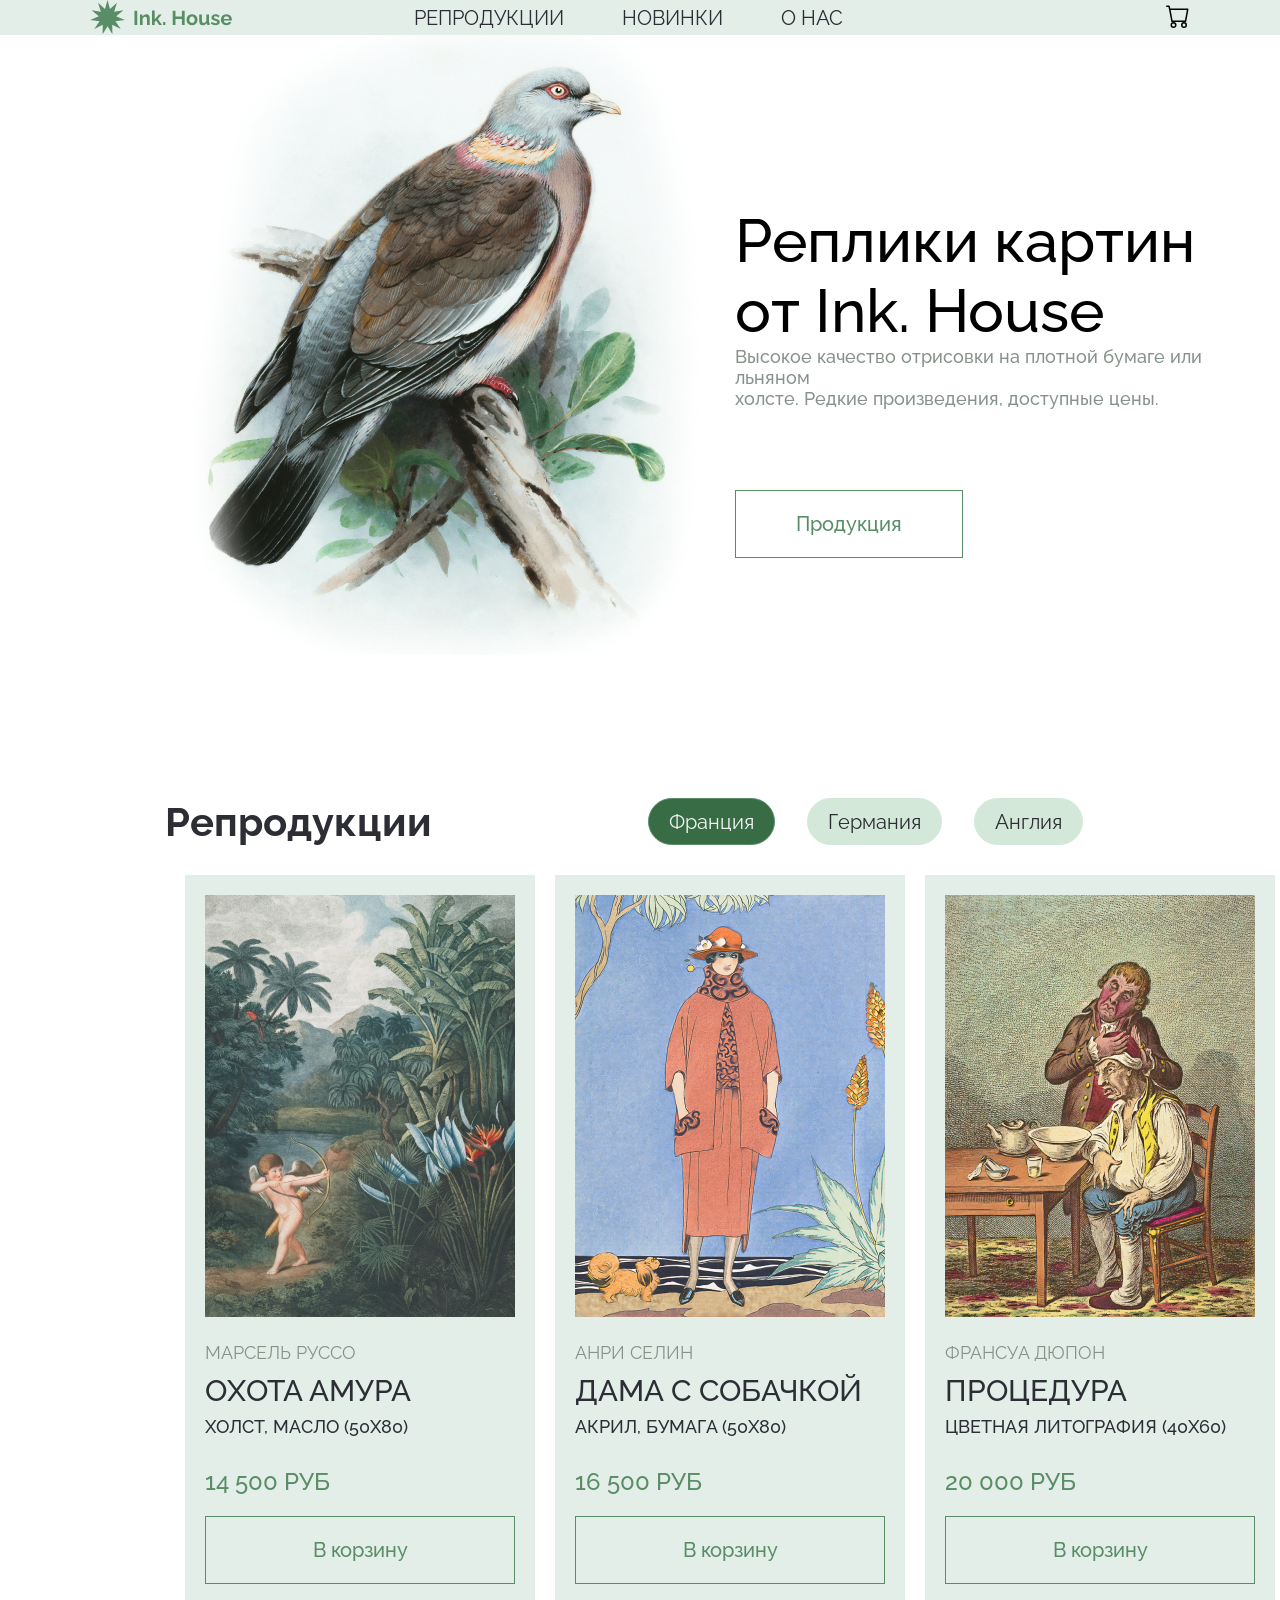
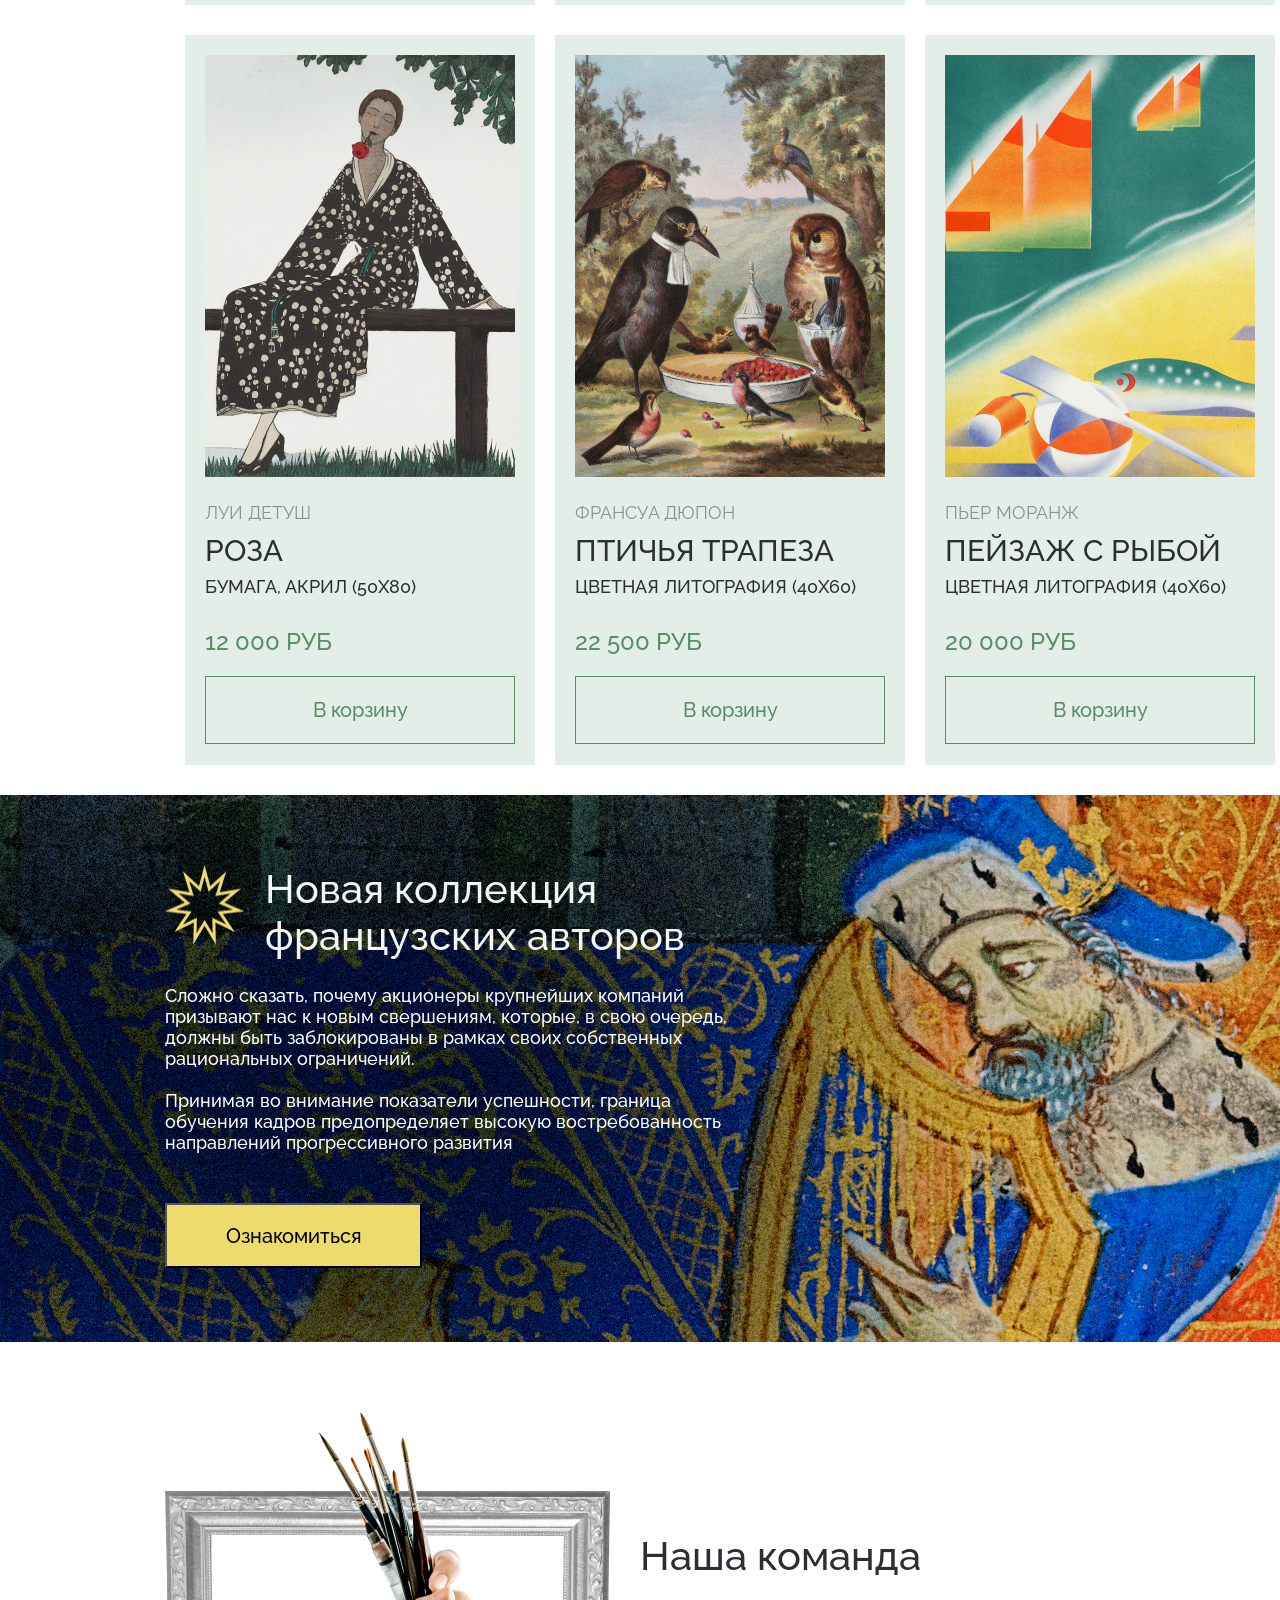
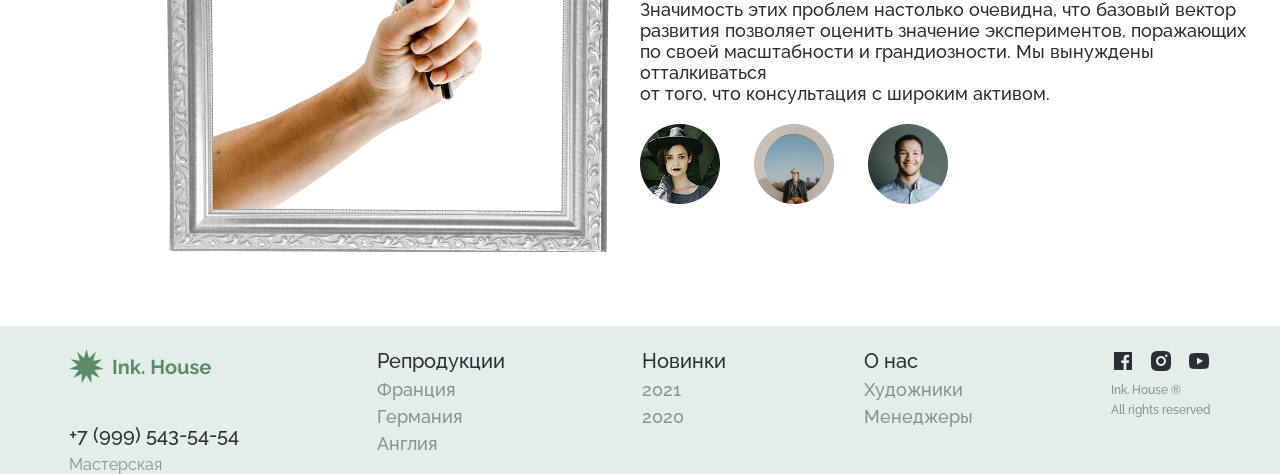
<file: index.html>
<!DOCTYPE html>
<html lang="en">
<head>
    <meta charset="UTF-8">
    <meta http-equiv="X-UA-Compatible" content="IE=edge">
    <meta name="viewport" content="width=device-width, initial-scale=1.0">
    <title>House</title>
    <link rel="preconnect" href="https://fonts.googleapis.com">
<link rel="preconnect" href="https://fonts.gstatic.com" crossorigin>
<link href="https://fonts.googleapis.com/css2?family=Raleway:ital,wght@0,100..900;1,100..900&display=swap" rel="stylesheet">
<link rel="stylesheet" href="style.css">
</head>
<body>
    <header class="header">
        <img src="./img/logo.svg" alt="logo">
        <nav>
            <ul class="listnav">
<li><a href="https://www.figma.com/design/iDDn1xmCtG5qq2tqurDosx/California--Copy-?node-id=0-1&p=f&t=z2iBjudKxZCsruF8-0" class="itemList">Репродукции</a></li>
<li><a href="https://getbootstrap.com/" class="itemList">Новинки</a></li>
<li><a href="https://fonts.google.com/" class="itemList">О нас</a></li>

            </ul>
        </nav>
        <div>
            <svg xmlns="http://www.w3.org/2000/svg" width="24" height="24" fill="currentColor" class="search" viewBox="0 0 16 16">
                <path d="M0 1.5A.5.5 0 0 1 .5 1H2a.5.5 0 0 1 .485.379L2.89 3H14.5a.5.5 0 0 1 .491.592l-1.5 8A.5.5 0 0 1 13 12H4a.5.5 0 0 1-.491-.408L2.01 3.607 1.61 2H.5a.5.5 0 0 1-.5-.5M3.102 4l1.313 7h8.17l1.313-7zM5 12a2 2 0 1 0 0 4 2 2 0 0 0 0-4m7 0a2 2 0 1 0 0 4 2 2 0 0 0 0-4m-7 1a1 1 0 1 1 0 2 1 1 0 0 1 0-2m7 0a1 1 0 1 1 0 2 1 1 0 0 1 0-2"/>
              </svg>
        </div>
    </header>
    <main>
        <section class="slider">
            <div class="img">
                <img src="./img/bird.png" alt="bird">
            </div>
            <div class="block-bird">
                <h1 class="title-bird">Реплики картин <br> от Ink. House</h1>
                <p class="text-bird">Высокое качество отрисовки на плотной бумаге или льняном <br> холсте. Редкие произведения, доступные цены.</p>
                <button class="btn-bird">Продукция</button>
            </div>  
        </section>

        <section class="product-reproductions">
            <div class="product">
                <h1 class="title-pruduct">Репродукции</h1>
                <div class="countries">
                <button class="btn-product1">Франция</button>
                <button class="btn-product">Германия</button>
                <button class="btn-product last">Англия</button>
                </div>
                
            </div>

            <div class="itemList">
  <!-- 1 карточка               -->

                <div class="card">
                    <div class="img-amur">
                    <img src="./img/amur.jpg" alt="amur">
                   </div>
                    <p class="text-card">Марсель Руссо</p>
                    <h1 class="title-card">Охота Амура</h1>
                    <p class="text2-card">Холст, масло (50х80) </p>
                    <p class="price-card">14 500 руб</p>
                    <button class="btn-card">В корзину</button>
                </div>
<!-- 2 карточка -->
                <div class="card">
                    <div class="img-amur">
                    <img src="./img/dog.jpg" alt="dog">
                   </div>
                    <p class="text-card">Анри Селин</p>
                    <h1 class="title-card">Дама с собачкой</h1>
                    <p class="text2-card">Акрил, бумага (50х80)</p>
                    <p class="price-card">16 500 руб</p>
                    <button class="btn-card">В корзину</button>
                </div>
<!-- 3 карточка -->

                <div class="card">
                    <div class="img-amur">
                    <img src="./img/Procedure.jpg" alt="procedure">
                   </div>
                    <p class="text-card">Франсуа Дюпон</p>
                    <h1 class="title-card">Процедура</h1>
                    <p class="text2-card">Цветная литография (40х60) </p>
                    <p class="price-card">20 000 руб</p>
                    <button class="btn-card">В корзину</button>
                </div>
            </div>
<!-- 4 карточка -->
            <div class="itemList"> 
            <div class="card">
                <div class="img-amur">
                    <img src="./img/flowers.jpg" alt="flowers">
                   </div>
                    <p class="text-card">Луи Детуш</p>
                    <h1 class="title-card">Роза</h1>
                    <p class="text2-card">Бумага, акрил (50х80) </p>
                    <p class="price-card">12 000 руб</p>
                    <button class="btn-card">В корзину</button>
            </div>
<!-- 5 карточка -->

            <div class="card">
                <div class="img-amur">
                    <img src="./img/birds.jpg" alt="birds">
                   </div>
                    <p class="text-card">Франсуа Дюпон</p>
                    <h1 class="title-card">Птичья трапеза</h1>
                    <p class="text2-card">Цветная литография (40х60)</p>
                    <p class="price-card">22 500 руб</p>
                    <button class="btn-card">В корзину</button>
            </div>
<!-- 6 карточка -->
            <div class="card">
                <div class="img-amur">
                    <img src="./img/fish.jpg" alt="fish">
                   </div>
                    <p class="text-card">Пьер Моранж</p>
                    <h1 class="title-card">Пейзаж с рыбой</h1>
                    <p class="text2-card">Цветная литография (40х60) </p>
                    <p class="price-card">20 000 руб</p>
                    <button class="btn-card">В корзину</button>
            </div>
        </div>
        </section>

        <section class="collection">
            <div class="collection-block">
                <div class="star">
            <img src="./img/Star 2.png" alt="star" class="star-icon">
            <h1 class="title-collection">Новая коллекция <br> французских авторов</h1>
        </div>
    </div>
        <div class="block-text-collection">
            <p class="text-collection">
                Сложно сказать, почему акционеры крупнейших компаний <br> призывают нас к новым свершениям, которые, в свою очередь, <br> должны быть заблокированы в рамках своих собственных <br> рациональных ограничений. <br> <br>
            Принимая во внимание показатели успешности, граница <br> обучения кадров предопределяет высокую востребованность <br> направлений прогрессивного развития
            </p>
        </div>
        <button class="btn-collection">Ознакомиться</button>
        </section>

        <section class="team">
            <div class="left-block-team">
                <img src="./img/Group 210.png" alt="team" class="team-img">
            </div>
            <div class="right-block-team">
                <h1 class="our-team-titile">Наша команда</h1>
                <p class="our-team-text">Значимость этих проблем настолько очевидна, что базовый вектор <br> развития позволяет оценить значение экспериментов, поражающих <br>  по своей масштабности и грандиозности. Мы вынуждены отталкиваться <br>  от того, что консультация с широким активом.</p>
                <div class="img-right-block">
                <img src="./img/Ellipse 30.png" alt="" class="our-team-img">
                <img src="./img/Ellipse 31.jpg" alt="" class="our-team-img">
                <img src="./img/Ellipse 32.jpg" alt="" class="our-team-img">
                </div>
            </div>
        </section>
    </main>
    <footer class="footer">
        <div class="site-footer">
            <div class="logo-footer">
                <img src="./img/Frame 85.png" alt="logo-footer">
                <p class=number-footer>+7 (999) 543-54-54</p>
                <p class="text-footer">Мастерская</p>
            </div>

<!-- 1 список  -->
            <ul class="list-footer">
                <li class="item-footer-first">Репродукции</li>
                <li class="item-footer">Франция</li>
                <li class="item-footer">Германия</li>
                <li class="item-footer">Англия</li>
            </ul>
<!-- 2 список -->
            <ul class="list-footer">
                <li class="item-footer-first">Новинки</li>
                <li class="item-footer">2021</li>
                <li class="item-footer">2020</li>
            </ul>
<!-- 3 список -->
            <ul class="list-footer">
                <li class="item-footer-first">О нас</li>
                <li class="item-footer">Художники</li>
                <li class="item-footer">Менеджеры</li>
            </ul>
            <div class="footer-info">
                <div class="social-media">
                    <img src="./img/Frame (6).png" alt="">
                    <img src="./img/Frame (7).png" alt="">
                    <img src="./img/Frame (8).png" alt="">
                </div>
                <div class="inf">
                <p class="ink-footer">Ink. House ®</p>
                <p class="rights-footer">All rights reserved</p>
                </div>
                
            </div>
    
        </div> 
        
          
    </footer>
</body>
</file>
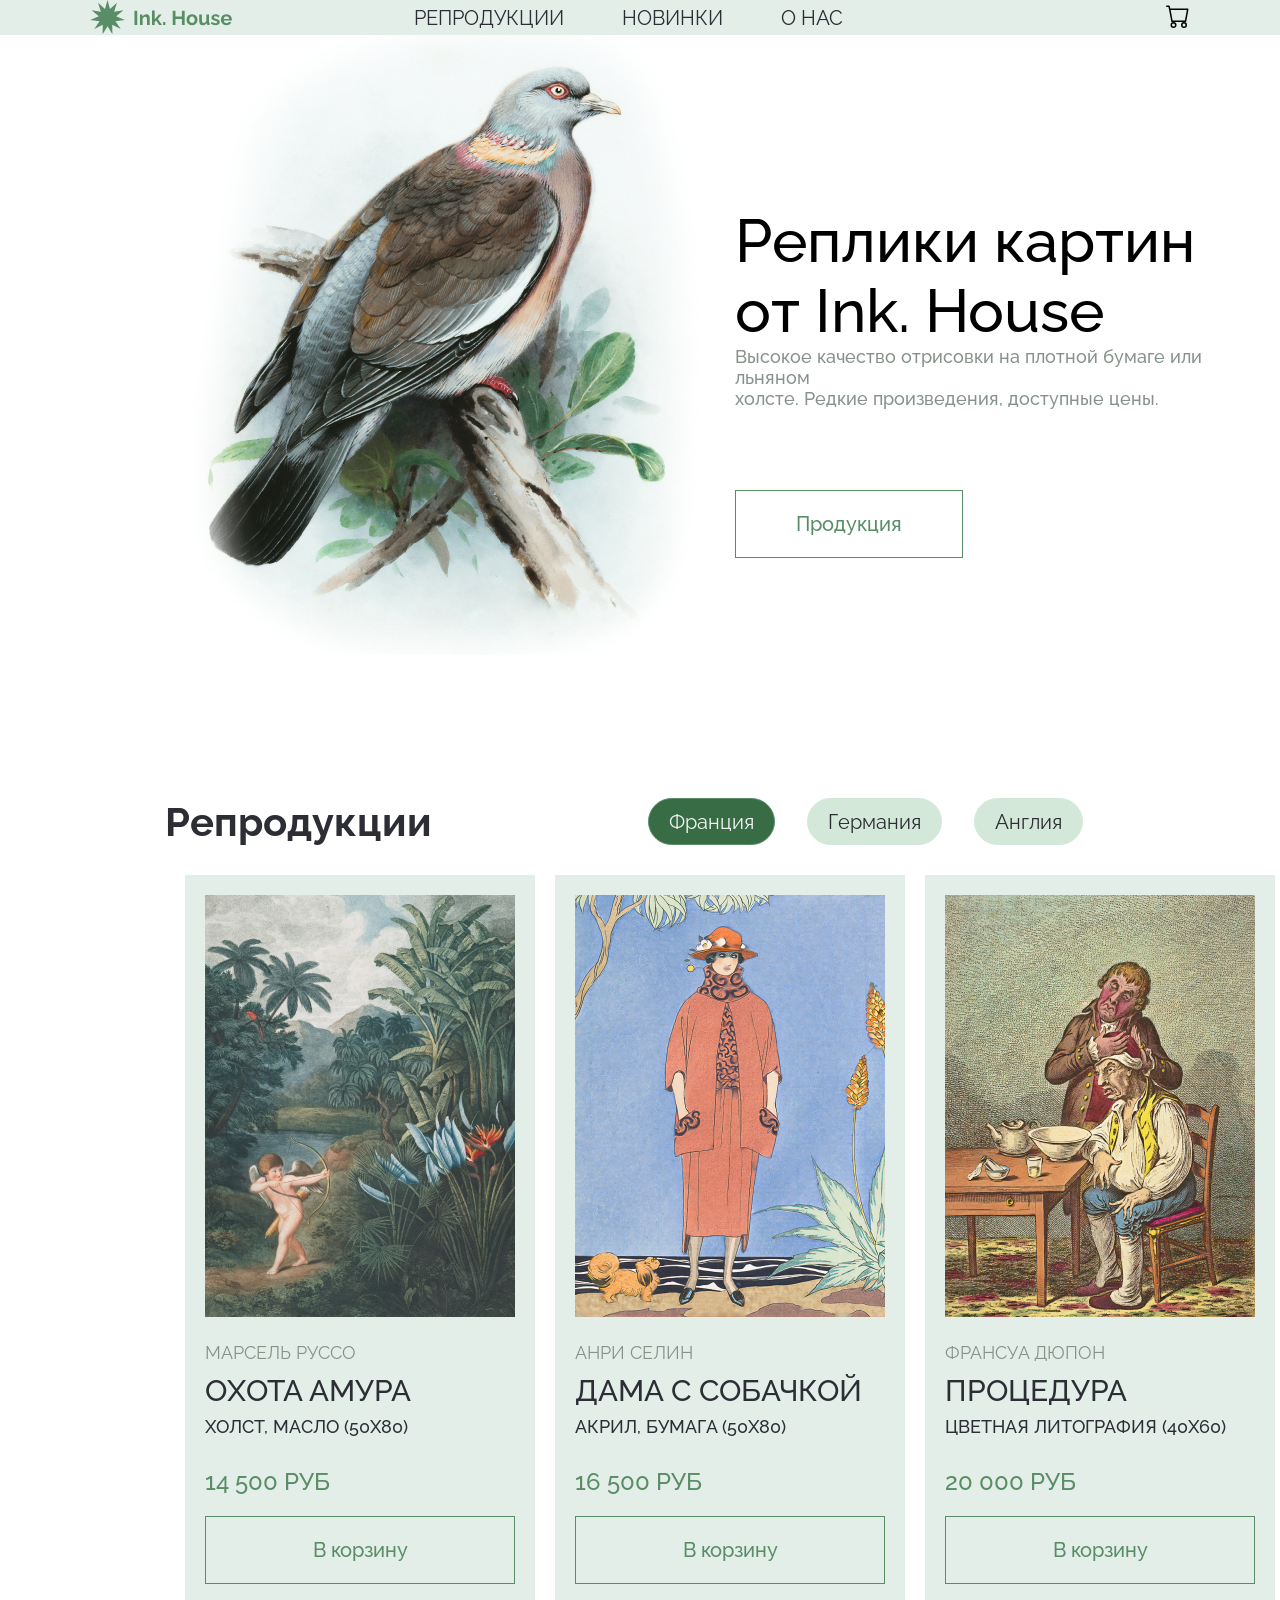
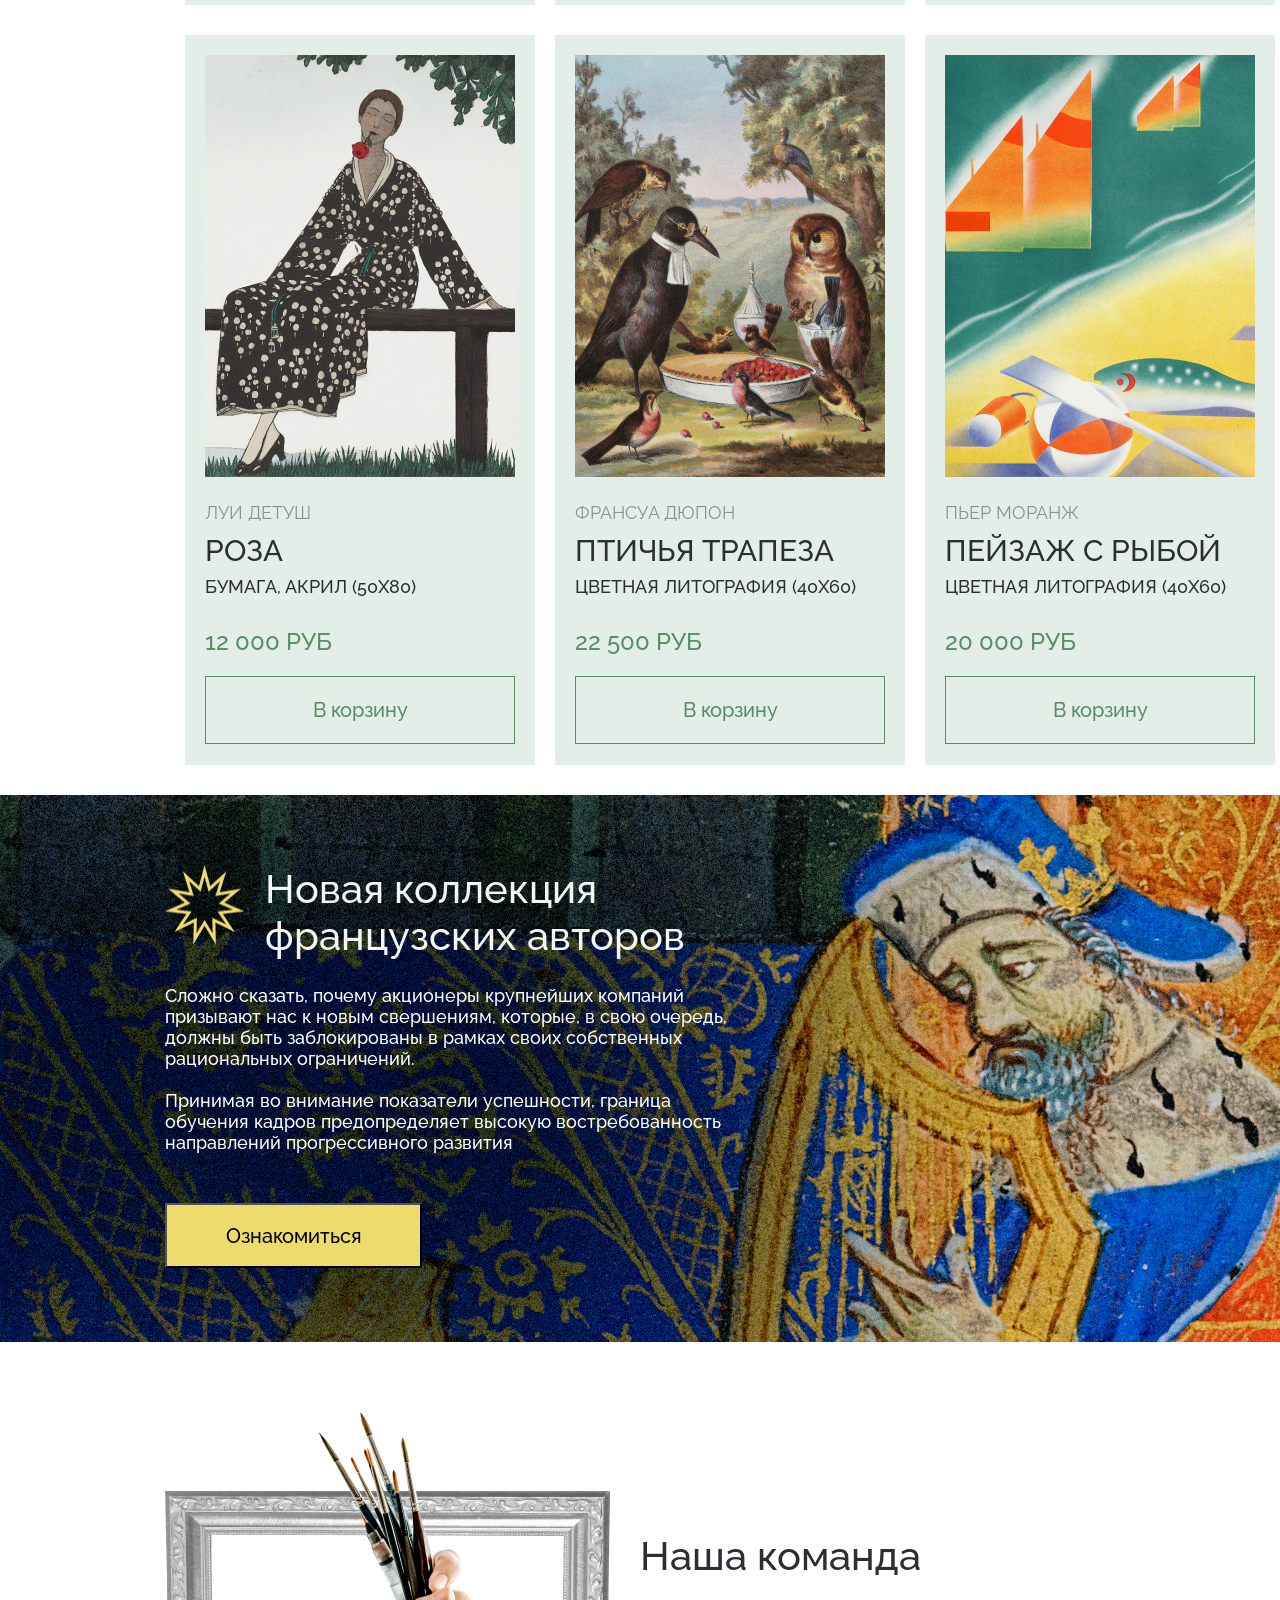
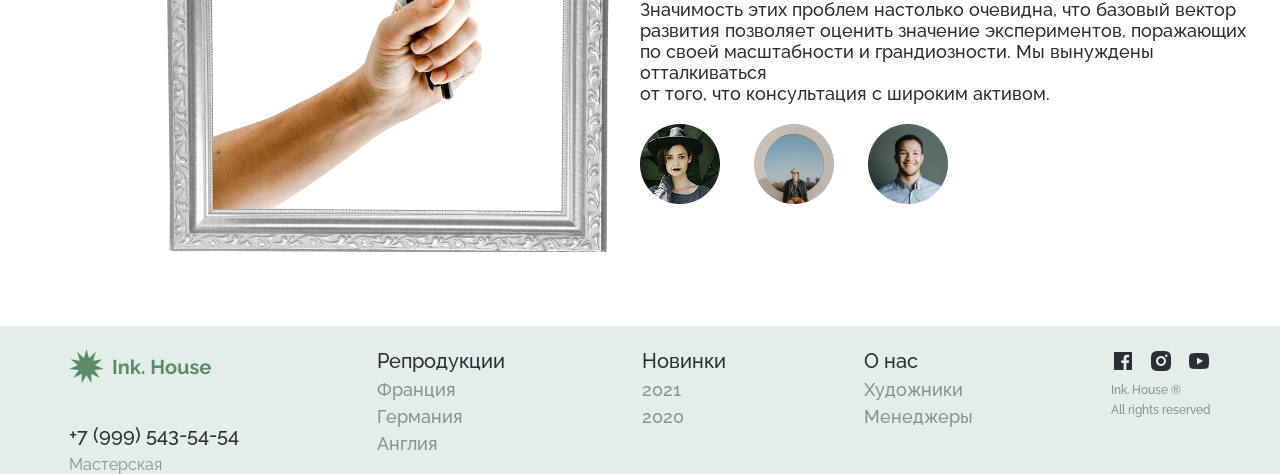
<file: второй вариант.html>
<!DOCTYPE html>
<html lang="en">
<head>
    <meta charset="UTF-8">
    <meta http-equiv="X-UA-Compatible" content="IE=edge">
    <meta name="viewport" content="width=device-width, initial-scale=1.0">
    <title>House</title>
    <link rel="preconnect" href="https://fonts.googleapis.com">
<link rel="preconnect" href="https://fonts.gstatic.com" crossorigin>
<link href="https://fonts.googleapis.com/css2?family=Raleway:ital,wght@0,100..900;1,100..900&display=swap" rel="stylesheet">
<link rel="stylesheet" href="/второй варинат.css">
</head>
<body>
    <header class="header">
        <img src="/img/logo.svg" alt="logo">
        <nav>
            <ul class="listnav">
<li><a href="https://www.figma.com/design/iDDn1xmCtG5qq2tqurDosx/California--Copy-?node-id=0-1&p=f&t=z2iBjudKxZCsruF8-0" class="itemList">Репродукции</a></li>
<li><a href="https://getbootstrap.com/" class="itemList">Новинки</a></li>
<li><a href="https://fonts.google.com/" class="itemList">О нас</a></li>

            </ul>
        </nav>
        <div>
            <svg xmlns="http://www.w3.org/2000/svg" width="24" height="24" fill="currentColor" class="search" viewBox="0 0 16 16">
                <path d="M0 1.5A.5.5 0 0 1 .5 1H2a.5.5 0 0 1 .485.379L2.89 3H14.5a.5.5 0 0 1 .491.592l-1.5 8A.5.5 0 0 1 13 12H4a.5.5 0 0 1-.491-.408L2.01 3.607 1.61 2H.5a.5.5 0 0 1-.5-.5M3.102 4l1.313 7h8.17l1.313-7zM5 12a2 2 0 1 0 0 4 2 2 0 0 0 0-4m7 0a2 2 0 1 0 0 4 2 2 0 0 0 0-4m-7 1a1 1 0 1 1 0 2 1 1 0 0 1 0-2m7 0a1 1 0 1 1 0 2 1 1 0 0 1 0-2"/>
              </svg>
        </div>
    </header>
    <main>
        <section class="slider">
            <div class="img">
                <img src="./img/bird.png" alt="bird">
            </div>
            <div class="block-bird">
                <h1 class="title-bird">Реплики картин <br> от Ink. House</h1>
                <p class="text-bird">Высокое качество отрисовки на плотной бумаге или льняном <br> холсте. Редкие произведения, доступные цены.</p>
                <button class="btn-bird">Продукция</button>
            </div>  
        </section>

        <section class="product-reproductions">
            <div class="product">
                <h1 class="title-pruduct">Репродукции</h1>
                <div class="countries">
                <button class="btn-product1">Франция</button>
                <button class="btn-product">Германия</button>
                <button class="btn-product last">Англия</button>
                </div>
                
            </div>

            <div class="itemList">
  <!-- 1 карточка               -->

                <div class="card">
                    <div class="img-amur">
                    <img src="/img/amur.jpg" alt="amur">
                   </div>
                    <p class="text-card">Марсель Руссо</p>
                    <h1 class="title-card">Охота Амура</h1>
                    <p class="text2-card">Холст, масло (50х80) </p>
                    <p class="price-card">14 500 руб</p>
                    <button class="btn-card">В корзину</button>
                </div>
<!-- 2 карточка -->
                <div class="card">
                    <div class="img-amur">
                    <img src="/img/dog.jpg" alt="dog">
                   </div>
                    <p class="text-card">Анри Селин</p>
                    <h1 class="title-card">Дама с собачкой</h1>
                    <p class="text2-card">Акрил, бумага (50х80)</p>
                    <p class="price-card">16 500 руб</p>
                    <button class="btn-card">В корзину</button>
                </div>
<!-- 3 карточка -->

                <div class="card">
                    <div class="img-amur">
                    <img src="/img/Procedure.jpg" alt="procedure">
                   </div>
                    <p class="text-card">Франсуа Дюпон</p>
                    <h1 class="title-card">Процедура</h1>
                    <p class="text2-card">Цветная литография (40х60) </p>
                    <p class="price-card">20 000 руб</p>
                    <button class="btn-card">В корзину</button>
                </div>
            </div>
<!-- 4 карточка -->
            <div class="itemList"> 
            <div class="card">
                <div class="img-amur">
                    <img src="/img/flowers.jpg" alt="flowers">
                   </div>
                    <p class="text-card">Луи Детуш</p>
                    <h1 class="title-card">Роза</h1>
                    <p class="text2-card">Бумага, акрил (50х80) </p>
                    <p class="price-card">12 000 руб</p>
                    <button class="btn-card">В корзину</button>
            </div>
<!-- 5 карточка -->

            <div class="card">
                <div class="img-amur">
                    <img src="/img/birds.jpg" alt="birds">
                   </div>
                    <p class="text-card">Франсуа Дюпон</p>
                    <h1 class="title-card">Птичья трапеза</h1>
                    <p class="text2-card">Цветная литография (40х60)</p>
                    <p class="price-card">22 500 руб</p>
                    <button class="btn-card">В корзину</button>
            </div>
<!-- 6 карточка -->
            <div class="card">
                <div class="img-amur">
                    <img src="/img/fish.jpg" alt="fish">
                   </div>
                    <p class="text-card">Пьер Моранж</p>
                    <h1 class="title-card">Пейзаж с рыбой</h1>
                    <p class="text2-card">Цветная литография (40х60) </p>
                    <p class="price-card">20 000 руб</p>
                    <button class="btn-card">В корзину</button>
            </div>
        </div>
        </section>

        <section class="collection">
            <div class="collection-block">
                <div class="star">
            <img src="/img/Star 2.png" alt="star" class="star-icon">
            <h1 class="title-collection">Новая коллекция <br> французских авторов</h1>
        </div>
    </div>
        <div class="block-text-collection">
            <p class="text-collection">
                Сложно сказать, почему акционеры крупнейших компаний <br> призывают нас к новым свершениям, которые, в свою очередь, <br> должны быть заблокированы в рамках своих собственных <br> рациональных ограничений. <br> <br>
            Принимая во внимание показатели успешности, граница <br> обучения кадров предопределяет высокую востребованность <br> направлений прогрессивного развития
            </p>
        </div>
        <button class="btn-collection">Ознакомиться</button>
        </section>

        <section class="team">
            <div class="left-block-team">
                <img src="/img/Group 210.png" alt="team" class="team-img">
            </div>
            <div class="right-block-team">
                <h1 class="our-team-titile">Наша команда</h1>
                <p class="our-team-text">Значимость этих проблем настолько очевидна, что базовый вектор <br> развития позволяет оценить значение экспериментов, поражающих <br>  по своей масштабности и грандиозности. Мы вынуждены отталкиваться <br>  от того, что консультация с широким активом.</p>
                <div class="img-right-block">
                <img src="/img/Ellipse 30.png" alt="" class="our-team-img">
                <img src="/img/Ellipse 31.jpg" alt="" class="our-team-img">
                <img src="/img/Ellipse 32.jpg" alt="" class="our-team-img">
                </div>
            </div>
        </section>
    </main>
    <footer class="footer">
        <div class="site-footer">
            <div class="logo-footer">
                <img src="/img/Frame 85.png" alt="logo-footer">
                <p class=number-footer>+7 (999) 543-54-54</p>
                <p class="text-footer">Мастерская</p>
            </div>

<!-- 1 список  -->
            <ul class="list-footer">
                <li class="item-footer-first">Репродукции</li>
                <li class="item-footer">Франция</li>
                <li class="item-footer">Германия</li>
                <li class="item-footer">Англия</li>
            </ul>
<!-- 2 список -->
            <ul class="list-footer">
                <li class="item-footer-first">Новинки</li>
                <li class="item-footer">2021</li>
                <li class="item-footer">2020</li>
            </ul>
<!-- 3 список -->
            <ul class="list-footer">
                <li class="item-footer-first">О нас</li>
                <li class="item-footer">Художники</li>
                <li class="item-footer">Менеджеры</li>
            </ul>
            <div class="footer-info">
                <div class="social-media">
                    <img src="/img/Frame (6).png" alt="">
                    <img src="/img/Frame (7).png" alt="">
                    <img src="/img/Frame (8).png" alt="">
                </div>
                <div class="inf">
                <p class="ink-footer">Ink. House ®</p>
                <p class="rights-footer">All rights reserved</p>
                </div>
                
            </div>
    
        </div> 
        
          
    </footer>
</body>
</file>
<file: style.css>
*{
    margin: 0;
    padding: 0;
    text-decoration: none;
    list-style-type: none;
    box-sizing:border-box;
    font-family: "Raleway", sans-serif;

}
.header{
    display: flex;
    justify-content: space-around;
    align-items: center;
    background-color: hsla(144, 25%, 91%, 1);
}
.listnav{
    display: flex;
}
.itemList{
    margin-right: 58px;
    color: #2C2D35;
    font-size: 20px;
    text-transform: uppercase;
}
.search{
margin-left: 84px;
}
.slider{
display: flex;
align-items:center;
}

.title-bird{
font-size: 60px;
font-weight: 500;
}

.img{
margin-left: 165px;
margin-bottom: 69px;
margin-right: 30px;
}
.text-bird{
font-size: 18px;
font-weight: 500;
color: hsla(145, 5%, 55%, 1);
}
.btn-bird{
font-size: 20px;
font-weight: 500;
color: hsla(135, 23%, 45%, 1);
padding: 21px 60px;
margin-top: 81px;
border: 1px solid hsla(135, 23%, 45%, 1);
background-color: white;
}
.product-reproductions{
  margin: 0 165px;
  margin-top: 70px;
}
.product{
  display: flex;
  justify-content: space-between;
  margin-bottom: 30px;
    
}
.countries{
  display: flex;
  justify-content: space-around;
}
.title-pruduct{
    font-weight: 500px;
    font-size: 40px;
    color: hsla(233, 9%, 19%, 1);
}
.btn-product1{
    font-size: 20px;
    font-weight: 500px;
    color: hsla(150, 10%, 96%, 1);
    background-color: hsla(135, 32%, 32%, 1);
    padding: 10px 20px;
    border-radius: 30px;
    margin-right: 32px;
    border: 1px solid hsla(135, 23%, 45%, 1);
}
.btn-product{
    font-size: 20px;
    font-weight: 500px;
    color: hsla(233, 9%, 19%, 1);
    background-color: hsla(135, 30%, 87%, 1);
    padding: 10px 20px;
    border-radius: 30px;
    margin-right: 32px;
    border: 1px solid hsla(135, 30%, 87%, 1);
 }
 .btn-product last{
    margin-right: 0px;
 }
 .itemList{
    display: flex;
    justify-content: space-between;
    align-items: center;
 }

 .card{
width: 350px;
height: 730px;
background-color: hsla(144, 25%, 91%, 1);
margin-left: 20px;
margin-bottom: 30px;
 }

 .img-amur{
   padding: 20px 20px;
 }

.text-card{
   color: hsla(145, 5%, 55%, 1); 
   font-size: 18px;
   font-weight: 500px;
   padding-left: 20px;
}

.title-card{
    color: hsla(233, 9%, 19%, 1);
    font-size: 30px;
    font-weight: 500;
    margin-top: 10px;
    margin-bottom: 8px;
    padding-left: 20px;
}

.text2-card{
    color: hsla(233, 9%, 19%, 1);
    font-size: 18px;
    font-weight: 500;
    padding-left: 20px;
}

.price-card{
    color: hsla(135, 23%, 45%, 1);
    font-weight: 500;
    font-size: 24px;
    margin-top: 30px;
    padding-left: 20px;
}

.btn-card{
    font-size: 20px;
    font-weight: 500;
    padding: 21px 106.5px;
    color:hsla(135, 23%, 45%, 1);
    background-color: hsla(144, 25%, 91%, 1);
    margin-top: 20px;
    margin-left: 20px;
    border: 1px solid
}
.collection{
    background-image: url(./img/pic_background.png);
    height: 547px;
    width: 1,440px;
}
.star{
  display: flex;
  width: 521px;  
  height: 80px;
  margin-left: 165px;
}
.title-collection{
    color: hsla(150, 10%, 96%, 1);
    margin-top: 70px;
    font-size: 40px;
    font-weight: 500;
}
.star-icon{
margin-top: 70px;
width: 80px;
height: 80px;
margin-right: 20px;
}
.text-collection{
font-size: 18px;
font-weight: 500;
color: hsla(0, 0%, 100%, 1);
margin-top: 110px;
margin-left: 165px;
}
.btn-collection{
    margin-top: 50px;
    margin-left: 165px;
    width: 257px;
    height: 65px;
    background-color: hsla(51, 79%, 68%, 1);
    font-size: 20px;
    font-weight: 500;
}
.team{
    display: flex;
    margin-top: 70px;
}
.team-img{
    margin-left: 165px;
}
.right-block-team{
    margin-left: 30px;
    margin-top: 120px;
}
.our-team-titile{
    color: hsla(233, 9%, 19%, 1);
    font-size: 40px;
    font-weight: 500;
    margin-bottom: 20px;
}
.our-team-text{
    color: hsla(233, 9%, 19%, 1);
    font-size: 18px;
    font-weight: 500;
}
.img-right-block{
    margin-top: 20px;
}
.our-team-img{
    margin-right: 30px;
}

.footer{
    background-color: hsla(144, 25%, 91%, 1);
    margin-top: 70px;
    padding-top: 23px;
}

.site-footer{
    display: flex;
    justify-content: space-around;
}
.number-footer{
    margin-top: 35px;
    color: hsla(233, 9%, 19%, 1);
    font-size: 20px;
    font-weight: 500;
}
.text-footer{
    color: hsla(145, 5%, 55%, 1);
    margin-top: 8px;
    font-size: 500;
    font-weight: 18px;
}
.social-media{
    display: flex;
    align-items: center;
    justify-content: space-between; 
}
.item-footer-first{
    color: hsla(233, 9%, 19%, 1);
    font-size: 20px;
    font-weight: 500;
}
.item-footer{
    color: hsla(145, 5%, 55%, 1);
    font-size: 18px;
    font-weight: 500;
    margin-top: 6px;
}
.inf{
    color: hsla(145, 5%, 55%, 1);
    font-size: 12px;
    font-weight: 500;
    margin-top: 10px;
}
.ink-footer{
    margin-bottom: 6px;
}
</file>
<file: второй варинат.css>
*{
    margin: 0;
    padding: 0;
    text-decoration: none;
    list-style-type: none;
    box-sizing:border-box;
    font-family: "Raleway", sans-serif;

}
.header{
    display: flex;
    justify-content: space-around;
    align-items: center;
    background-color: hsla(144, 25%, 91%, 1);
}
.listnav{
    display: flex;
}
.itemList{
    margin-right: 58px;
    color: #2C2D35;
    font-size: 20px;
    text-transform: uppercase;
}
.search{
margin-left: 84px;
}
.slider{
display: flex;
align-items:center;
}

.title-bird{
font-size: 60px;
font-weight: 500;
}

.img{
margin-left: 165px;
margin-bottom: 69px;
margin-right: 30px;
}
.text-bird{
font-size: 18px;
font-weight: 500;
color: hsla(145, 5%, 55%, 1);
}
.btn-bird{
font-size: 20px;
font-weight: 500;
color: hsla(135, 23%, 45%, 1);
padding: 21px 60px;
margin-top: 81px;
border: 1px solid hsla(135, 23%, 45%, 1);
background-color: white;
}
.product-reproductions{
  margin: 0 165px;
  margin-top: 70px;
}
.product{
  display: flex;
  justify-content: space-between;
  margin-bottom: 30px;
    
}
.countries{
  display: flex;
  justify-content: space-around;
}
.title-pruduct{
    font-weight: 500px;
    font-size: 40px;
    color: hsla(233, 9%, 19%, 1);
}
.btn-product1{
    font-size: 20px;
    font-weight: 500px;
    color: hsla(150, 10%, 96%, 1);
    background-color: hsla(135, 32%, 32%, 1);
    padding: 10px 20px;
    border-radius: 30px;
    margin-right: 32px;
    border: 1px solid hsla(135, 23%, 45%, 1);
}
.btn-product{
    font-size: 20px;
    font-weight: 500px;
    color: hsla(233, 9%, 19%, 1);
    background-color: hsla(135, 30%, 87%, 1);
    padding: 10px 20px;
    border-radius: 30px;
    margin-right: 32px;
    border: 1px solid hsla(135, 30%, 87%, 1);
 }
 .btn-product last{
    margin-right: 0px;
 }
 .itemList{
    display: flex;
    justify-content: space-between;
    align-items: center;
 }

 .card{
width: 350px;
height: 730px;
background-color: hsla(144, 25%, 91%, 1);
margin-left: 20px;
margin-bottom: 30px;
 }

 .img-amur{
   padding: 20px 20px;
 }

.text-card{
   color: hsla(145, 5%, 55%, 1); 
   font-size: 18px;
   font-weight: 500px;
   padding-left: 20px;
}

.title-card{
    color: hsla(233, 9%, 19%, 1);
    font-size: 30px;
    font-weight: 500;
    margin-top: 10px;
    margin-bottom: 8px;
    padding-left: 20px;
}

.text2-card{
    color: hsla(233, 9%, 19%, 1);
    font-size: 18px;
    font-weight: 500;
    padding-left: 20px;
}

.price-card{
    color: hsla(135, 23%, 45%, 1);
    font-weight: 500;
    font-size: 24px;
    margin-top: 30px;
    padding-left: 20px;
}

.btn-card{
    font-size: 20px;
    font-weight: 500;
    padding: 21px 106.5px;
    color:hsla(135, 23%, 45%, 1);
    background-color: hsla(144, 25%, 91%, 1);
    margin-top: 20px;
    margin-left: 20px;
    border: 1px solid
}
.collection{
    background-image: url(/img/pic_background.png);
    height: 547px;
    width: 1,440px;
}
.star{
  display: flex;
  width: 521px;  
  height: 80px;
  margin-left: 165px;
}
.title-collection{
    color: hsla(150, 10%, 96%, 1);
    margin-top: 70px;
    font-size: 40px;
    font-weight: 500;
}
.star-icon{
margin-top: 70px;
width: 80px;
height: 80px;
margin-right: 20px;
}
.text-collection{
font-size: 18px;
font-weight: 500;
color: hsla(0, 0%, 100%, 1);
margin-top: 110px;
margin-left: 165px;
}
.btn-collection{
    margin-top: 50px;
    margin-left: 165px;
    width: 257px;
    height: 65px;
    background-color: hsla(51, 79%, 68%, 1);
    font-size: 20px;
    font-weight: 500;
}
.team{
    display: flex;
    margin-top: 70px;
}
.team-img{
    margin-left: 165px;
}
.right-block-team{
    margin-left: 30px;
    margin-top: 120px;
}
.our-team-titile{
    color: hsla(233, 9%, 19%, 1);
    font-size: 40px;
    font-weight: 500;
    margin-bottom: 20px;
}
.our-team-text{
    color: hsla(233, 9%, 19%, 1);
    font-size: 18px;
    font-weight: 500;
}
.img-right-block{
    margin-top: 20px;
}
.our-team-img{
    margin-right: 30px;
}

.footer{
    background-color: hsla(144, 25%, 91%, 1);
    margin-top: 70px;
    padding-top: 23px;
}

.site-footer{
    display: flex;
    justify-content: space-around;
}
.number-footer{
    margin-top: 35px;
    color: hsla(233, 9%, 19%, 1);
    font-size: 20px;
    font-weight: 500;
}
.text-footer{
    color: hsla(145, 5%, 55%, 1);
    margin-top: 8px;
    font-size: 500;
    font-weight: 18px;
}
.social-media{
    display: flex;
    align-items: center;
    justify-content: space-between; 
}
.item-footer-first{
    color: hsla(233, 9%, 19%, 1);
    font-size: 20px;
    font-weight: 500;
}
.item-footer{
    color: hsla(145, 5%, 55%, 1);
    font-size: 18px;
    font-weight: 500;
    margin-top: 6px;
}
.inf{
    color: hsla(145, 5%, 55%, 1);
    font-size: 12px;
    font-weight: 500;
    margin-top: 10px;
}
.ink-footer{
    margin-bottom: 6px;
}
</file>
